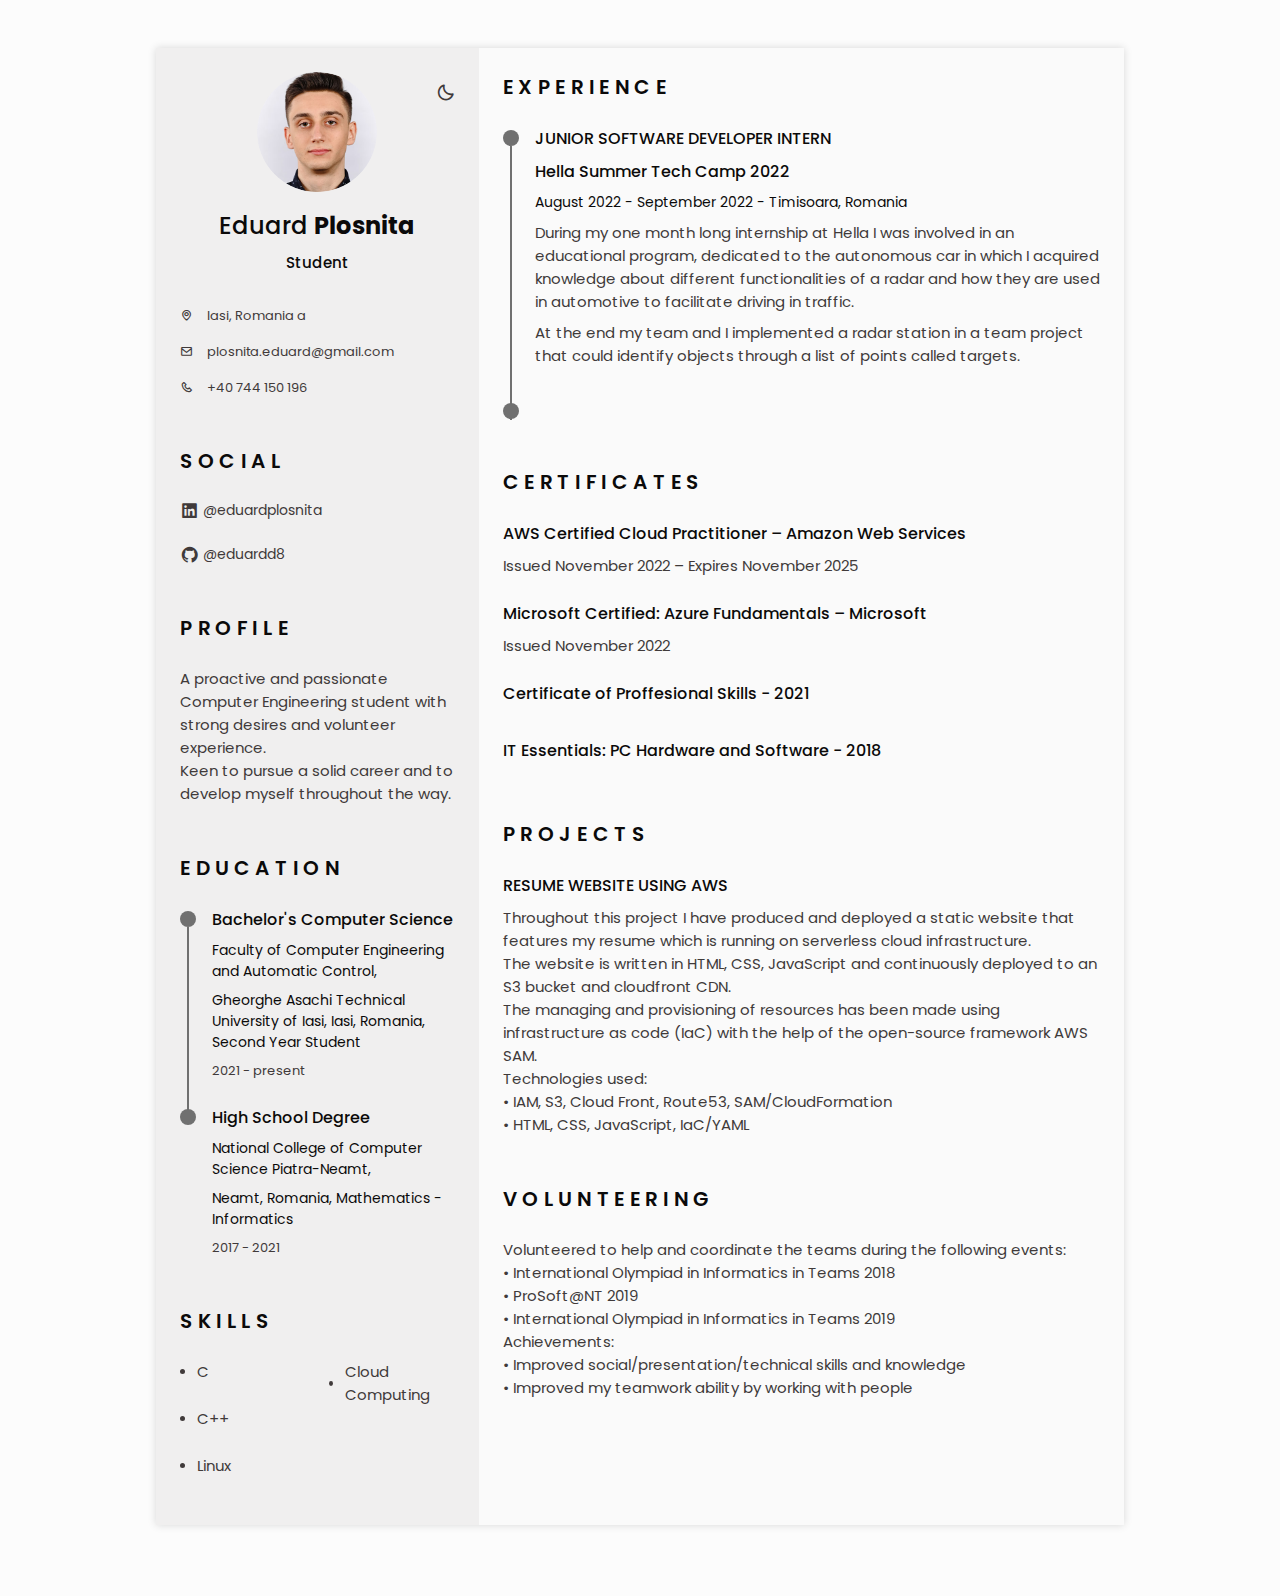
<file: cloud-resume/resume-site/index.html>
<!DOCTYPE html>
    <html lang="en">
    <head>
        <meta charset="UTF-8">
        <meta name="viewport" content="width=device-width, initial-scale=1.0">

        <!-- BOX ICONS -->
        <link rel="stylesheet" href="https://cdn.jsdelivr.net/npm/boxicons@latest/css/boxicons.min.css">

        <!-- CSS -->
        <link rel="stylesheet" href="assets/css/style.css">

        <!-- Favicon -->
        <link rel="icon" href="assets/img/galati123-modified.png"  type="image/jpg">

        <title>Eduard Plosnita Resume</title>
    </head>
    <body>
        <!-- HEADER -->
        <header class="l-header" id="header">
            <nav class="nav bd-container">
                <a href="#" class="nav_logo">Eduard Plosnita</a>
                <div class="nav_menu" id="nav-menu">
                    <ul class="nav_list">
                        <li class="nav_item">
                            <a href="#home" class="nav_link active-link">
                                <i class='bx bx-home nav_icon'></i>Home
                            </a>
                        </li>
                        <li class="nav_item">
                            <a href="#profile" class="nav_link">
                                <i class='bx bx-user nav_icon'></i>Profile
                            </a>
                        </li>
                        <li class="nav_item">
                            <a href="#education" class="nav_link">
                                <i class='bx bx-book nav_icon'></i>Education
                            </a>
                        </li>
                        <li class="nav_item">
                            <a href="#skills" class="nav_link">
                                <i class='bx bx-receipt nav_icon'></i>Skills
                            </a>
                        </li>
                        <li class="nav_item">
                            <a href="#experience" class="nav_link">
                                <i class='bx bx-briefcase-alt nav_icon'></i>Experience
                            </a>
                        </li>
                        <li class="nav_item">
                            <a href="#certificate" class="nav_link">
                                <i class='bx bx-award nav_icon'></i>Certificate
                            </a>
                        </li>
                    </ul>
                </div>
                <div class="nav_toggle" id="nav-toggle">
                    <i class='bx bx-grid-alt'></i>
                </div>
            </nav>
        </header>

        <main class="l-main bd-container">
            <!-- All elements within this div, is generated in PDF -->
            <div class="resume" id="area-cv">
                <div class="resume__left">
                    <!-- HOME -->
                    <section class="home" id="home">
                        <div class="home_containter section bd-grid">
                            <div class="home_data bd-grid">
                                <img src="assets/img/galati123-modified.png" alt="" class="home_img center">
                                <h1 class="home_title">Eduard <b>Plosnita</b></h1>
                                <h3 class="home_profession">Student</h3>
                            </div>
                            <div class="home_address bd-grid">
                                <span class="home_information">
                                    <i class="bx bx-map"> &nbsp; </i> Iasi, Romania a 
                                </span>
                                <span class="home_information">
                                    <i class="bx bx-envelope"> &nbsp; </i> plosnita.eduard@gmail.com
                                </span>
                                <span class="home_information">
                                    <i class="bx bx-phone"> &nbsp; </i> +40 744 150 196
                                </span>
                            </div>
                        </div>
                        
                        <!-- Theme change button -->
                        <i class="bx bx-moon change-theme" title="Theme" id="theme-button"></i>
                    </section>          
                    
                    <!-- SOCIAL -->
                    <section class="social section">
                        <h2 class="section-title">SOCIAL</h2>
                        <div class="social_container bd-grid">
                            <a href="https://www.linkedin.com/in/eduard-plosnita-7103a8221/" target="_blank" class="social_link">
                                <i class="bx bxl-linkedin-square social_icon"></i> @eduardplosnita
                            </a>
                        </div>
                        <br>
                        <div class="social_container bd-grid">
                            <a href="https://github.com/eduardd8" target="_blank" class="social_link">
                                <i class="bx bxl-github social_icon"></i> @eduardd8
                            </a>
                        </div>
                    </section>
                    <!-- PROFILE -->
                    <section class="profile section" id="profile">
                        <h2 class="section-title">Profile</h2>
                        <p class="profile_description">
                          A proactive and passionate Computer Engineering student with strong desires and volunteer experience. 
                          <p class="profile_description">Keen to pursue a solid career and to develop myself throughout the way.</p>
                    </section>
                    
                    <!-- EDUCATION -->
                    <section class="education section" id="education">
                        <h2 class="section-title">Education</h2>
                        <div class="education_container bd-grid">
                            <div class="education_content">
                                <div class="education_time">
                                    <span class="education_rounder"></span>
                                    <span class="education_line"></span>
                                </div>
                                <div class="education_data bd-grid">
                                    <h3 class="education_title">Bachelor's Computer Science</h3>
                                    <span class="education_studies">Faculty of Computer Engineering and Automatic Control,</span>
                                    <span class="education_studies"> Gheorghe Asachi Technical University of Iasi, Iasi, Romania, Second Year Student</span>
                                    <span class="education_year">2021 - present</span>
                                </div>
                            </div>
                            <div class="education_content">
                                <div class="education_time">
                                    <span class="education_rounder"></span>
                                    <!-- <span class="education_line"></span> -->
                                </div>
                                <div class="education_data bd-grid">
                                    <h3 class="education_title">High School Degree</h3>
                                    <span class="education_studies">National College of Computer Science Piatra-Neamt,</span>
                                    <span class="education_studies">   Neamt, Romania, Mathematics - Informatics</span>
                                    <span class="education_year">2017 - 2021</span>
                                </div>
                            </div>
                        </div>
                    </section>
                    <!-- SKILLS  -->
                    <section class="skills section" id="skills">
                        <h2 class="section-title">Skills</h2>
                        <div class="skills_content bd-grid">
                            <ul class="skills_data">
                                <li class="skills_name">
                                    <span class="skills_circle"></span> C
                                </li>
                                <li class="skills_name">
                                    <span class="skills_circle"></span> C++
                                </li>
                                <li class="skills_name">
                                    <span class="skills_circle"></span> Linux
                                </li>
                               <!--<li class="skills_name">
                                    <span class="skills_circle"></span> Cloud Computing--> 
                            </ul>
                            
                            <ul class="skills_data">
                                <li class="skills_name">
                                    <span class="skills_circle"></span> Cloud Computing
                                </li>
                                <!--
                                <li class="skills_name">
                                    <span class="skills_circle"></span>
                                </li>
                                <li class="skills_name">
                                    <span class="skills_circle"></span>
                                </li>
                                <li class="skills_name">
                                    <span class="skills_circle"></span>
                                </li>
                            </ul>
                            -->
                        </div>
                    </section>
                </div>
                <div class="resume__right">
                    <!-- EXPERIENCE -->
                    <section class="experience section" id="experience">
                        <h2 class="section-title">Experience</h2>
                        <div class="experience_container bd-grid">
                            <div class="experience_content">
                                <div class="experience_time">
                                    <span class="experience_rounder"></span>
                                    <span class="experience_line"></span>
                                </div>
                                <div class="experience_data bd-grid">
                                    <h3 class="experience_title">JUNIOR SOFTWARE DEVELOPER INTERN</h3>
                                    <h3 class="experience_title">Hella Summer Tech Camp 2022</h3>
                                    <span class="experience_company">August 2022 - September 2022 - Timisoara, Romania</span>
                                    <p class="experience_description">
                                      During my one month long internship at Hella I was involved in an educational program, dedicated to the autonomous car in which I acquired knowledge about different functionalities of a radar and how they are used in automotive to facilitate driving in traffic.
                                      <p class="experience_description">At the end my team and I implemented a radar station in a team project that could identify objects through a list of points called targets.</p>
                                    </p>
                                </div>
                            </div>
                            <div class="experience_content">
                                <div class="experience_time">
                                    <span class="experience_rounder"></span>
                                    <!-- <span class="experience_line"></span> -->
                                </div>
                                <div class="experience_data bd-grid">
                                    <h3 class="experience_title"></h3>
                                  
                                </div>
                            </div>
                        </div>
                    </section>
                    <!-- CERTIFICATES -->
                    <section class="certificate section" id="certificate">
                        <h2 class="section-title">Certificates</h2>
                        <div class="certificate_container bd-grid">
                            <div class="certificate_content">
                                <h3 class="certificate_title">AWS Certified Cloud Practitioner – Amazon Web Services </h3>
                                <p class="certificate_description">
                                  Issued November 2022 – Expires November 2025
                                </p>
                                <p class="certificate_description">  </p>
                            </div>
                            <div class="certificate_content">
                                <h3 class="certificate_title">Microsoft Certified: Azure Fundamentals – Microsoft</h3>
                                <p class="certificate_description">Issued November 2022 </p>
                                <p class="certificate_description">
                                    
                                </p>
                            </div>
                            <div class="certificate_content">
                                <h3 class="certificate_title">Certificate of Proffesional Skills - 2021</h3>
                                
                                <p class="certificate_description">
                                    
                                </p>
                            </div>
                            <div class="certificate_content">
                                <h3 class="certificate_title">IT Essentials: PC Hardware and Software - 2018</h3>
                                <p class="certificate_description">
                                    
                                </p>
                            </div>
                        </div>
                    </section>
                    <!-- PROJECTS  -->
                    <section class="projects section">
                      <h2 class="section-title">PROJECTS</h2>
                      <div class="certificate_container bd-grid">
                        <div class="certificate_content">
                            <h3 class="certificate_title">RESUME WEBSITE USING AWS </h3>
                            <p class="certificate_description">
                                Throughout this project I have produced and deployed a static website that features my resume which is running on serverless cloud infrastructure.
                            </p>
                            <p class="certificate_description">
                                The website is written in HTML, CSS, JavaScript and continuously deployed to an S3 bucket and cloudfront CDN.
                            </p>
                            <p class="certificate_description"> 
                                The managing and provisioning of resources has been made using infrastructure as code (IaC) with the help of the open-source framework AWS SAM.
                            </p>
                            <p class="certificate_description"> 
                                Technologies used:
                            </p>
                            <p class="certificate_description">   • IAM, S3, Cloud Front, Route53, SAM/CloudFormation  </p>
                            <p class="certificate_description">   • HTML, CSS, JavaScript, IaC/YAML  </p>                              
                        </div>
                    </section>
                    <!-- INTERESTS -->
                    <section class="projects section">
                        <h2 class="section-title">Volunteering</h2>
                        <p class="certificate_description">Volunteered to help and coordinate the teams during the following events:</p>
                        <p class="certificate_description">   • International Olympiad in Informatics in Teams 2018</p>
                        <p class="certificate_description">   • ProSoft@NT 2019</p>
                        <p class="certificate_description">   • International Olympiad in Informatics in Teams 2019</p>
                        <p class="certificate_description">Achievements:</p>
                        <p class="certificate_description">• Improved social/presentation/technical skills and knowledge</p>
                        <p class="certificate_description">• Improved my teamwork ability by working with people</p>
                        </div>
                    </section>
                </div>
            </div>        
        </main> 

        <!-- SCROLL TOP -->
            <a href="#" class="scrolltop" id="scrolltop">
                <i class="bx bx-up-arrow-alt scrolltop_icon"></i>
            </a>
        <!-- MAIN JS -->
        <script src="assets/js/main.js"></script>
    </body> <br>
</html>
</file>
<file: cloud-resume/resume-site/assets/css/style.css>
/* GOOGLE FONTS */
@import url('https://fonts.googleapis.com/css2?family=Poppins:wght@400;500;600&display=swap');

/* VARIABLES CSS */
:root {
  --header-height: 3rem;

  /* Colors */
  --title-color: #0b0a0a;
  --text-color: #403a3a;
  --text-color-light: #707070;
  --container-color: #fafafa;
  --container-color-alt: #f0efef;
  --body-color: #fcfcfc;

  /* Font and typography */
  --body-font: 'Poppins', sans-serif;
  --h1-font-size: 1.5rem;
  --h2-font-size: 1.25rem;
  --h3-font-size: 1rem;
  --normal-font-size: 0.938rem;
  --small-font-size: 0.875rem;
  --smaller-font-size: 0.813rem;

  /* Font weight */
  --font-medium: 500;
  --font-semi-bold: 600;

  /* Margins */
  --mb-1: 0.5rem;
  --mb-2: 1rem;
  --mb-3: 1.5rem;

  /* z index */
  --z-tooltip: 10;
  --z-fixed: 100;
}

/* BASE */
*,
::before,
::after {
  box-sizing: border-box;
}

html {
  scroll-behavior: smooth;
}

/* Variables Dark theme */
body.dark-theme{
  --title-color: #F2F2F2;
  --text-color: #BFBFBF;
  --container-color: #212121;
  --container-color-alt: #181616;
  --body-color: #2B2B2B;
}


/* Button Dark/Light */
.change-theme{
  position: absolute;
  right: 0;
  top: 2.2rem;
  display: flex;
  color: var(--text-color);
  font-size: 1.2rem;
  cursor: pointer;
}

.change-theme:hover{
  color: var(--text-color);
}
/* Font size variables to scale cv */
body.scale-cv{
  --h1-font-size: .938rem;
  --h2-font-size: .938rem;
  --h3-font-size: .875rem;
  --normal-font-size: 0.813rem;
  --small-font-size: 0.75rem;
  --smaller-font-size: 0.688rem;
}
/* Generate PDF button */
.generate-pdf{
  display: none;
  position: absolute;
  top: 2.2rem;
  left: 0;
  font-size: 1.2rem;
  color: var(--text-color);
  cursor: pointer;
}

.generate-pdf:hover{
  color: var(--title-color);
}
/* Classes modified to reduce size and print on A4 sheet */
.scale-cv .change-theme,
.scale-cv .generate-pdf{
  display: none;
}

.scale-cv .bd-container{
  max-width: 700px;
}

.scale-cv .section{
  padding: 1.5rem 0 .80rem;
}

.scale-cv .section-title{
  margin-bottom: .75rem;
}

.scale-cv .resume_left,
.scale-cv .resume_right{
  padding: 0 1rem;
}

.scale-cv .home_img{
  width: 85px;
  height: 85px;
}

.scale-cv .home_container{
  gap: 1rem;
}

.scale-cv .home_data{
  gap: .10rem;
}

.scale-cv .profile_description {
  font-size: 12px;
}

.scale-cv .home_address,
.scale-cv .social_container{
  gap: .55rem;
}

.scale-cv .home_icon,
.scale-cv .social_icon,
.scale-cv .interests_icon{
  font-size: 1rem;
}

.scale-cv .education_container,
.scale-cv .experience_container,
.scale-cv .certificate_container{
  gap: 0;
}

.scale-cv .education_time,
.scale-cv .experience_time{
  padding-right: 1rem;
}

.scale-cv .education_rounder,
.scale-cv .experience_rounder{
  width: 11px;
  height: 11px;
  margin-top: .2rem;
}

.scale-cv .education_line{
  width: 1px;
  height: 70px;
  transform: translate(5px, 0);
}

.scale-cv .education_title,
.scale-cv .education_studies{
  font-size: 12px;
}

.scale-cv .experience_line{
  width: 1px;
  height: 130px;
  transform: translate(5px, 0);
}

.scale-cv .education_data,
.scale-cv .experience_data{
  gap: .20rem;
  font-size: 12px;
}


.scale-cv .skills_name{
  margin-bottom: var(--mb-1);
  font-size: 13px;
}

.scale-cv .interests_container{
  column-gap: 1.5rem;
  font-size: 10px;
}

body {
  margin: 0 0 var(--header-height) 0;
  padding: 0;
  font-family: var(--body-font);
  font-size: var(--normal-font-size);
  background-color: var(--body-color);
  color: var(--text-color);
}

h1,
h2,
h3,
ul,
p {
  margin: 0;
}

h1,
h2,
h3 {
  color: var(--title-color);
  font-weight: var(--font-medium);
}

ul {
  padding: 0;
  list-style: none;
}

a {
  text-decoration: none;
}

img {
  max-width: 100%;
  height: auto;
}

/* CLASS CSS */
.section {
  padding: 1.5rem 0;
}

.section-title {
  font-size: var(--h2-font-size);
  color: var(--title-color);
  font-weight: var(--font-semi-bold);
  text-transform: uppercase;
  letter-spacing: 0.35rem;
  text-align: center;
  margin-bottom: var(--mb-3);
}

/* LAYOUT */
.bd-container {
  max-width: 968px;
  width: calc(100% - 3rem);
  margin-left: var(--mb-3);
  margin-right: var(--mb-3);
}

.bd-grid {
  display: grid;
  gap: 1.5rem;
}

.l-header {
  width: 100%;
  position: fixed;
  bottom: 0;
  left: 0;
  z-index: var(--z-fixed);
  background-color: var(--body-color);
  box-shadow: 0 -1px 4px rgba(0, 0, 0, 0.1);
  transition: 0.3s;
}

/* NAV */
.nav {
  height: var(--header-height);
  display: flex;
  justify-content: space-between;
  align-items: center;
}

@media screen and (max-width: 968px) {
  .nav_menu {
    position: fixed;
    bottom: -100%;
    left: 0;
    width: 100%;
    padding: 2rem 1.5rem;
    background-color: var(--body-color);
    box-shadow: 0 1px 4px rgba(0, 0, 0, .1);
    border-radius: 1rem 1rem 0 0;
    z-index: var(--z-fixed)
    transition 0.3s;
  }

.nav_logo, .nav_toggle {
  color: var(--title-color);
  font-weight: var(--font-medium);
}

.nav_toggle{
  font-size: 1.2rem;
  cursor: pointer;
}

.nav_item {
  text-align: center;
}

.nav_list {
  display: grid;
  grid-template-columns: repeat(3, 1fr);
  gap: 2rem;
}

.nav_link{
  display: flex;
  flex-direction: column;
  font-size: var(--smaller-font-size);
  color: var(--text-color-light);
  font-weight: var(--font-medium);
}

.nav_link:hover{
  color: var(--title-color);
}

.nav_icon {
  font-size: 1.2rem;
  margin-bottom: var(--mb-1);
}

/* Show menu */
.show-menu{
  bottom: var(--header-height);
}

/* Active menu link */
.active-link{
  color: var(--title-color);
}
}
/* HOME */
.home{
  position: relative;
}
.home_container{
  gap: 3rem;
}

.home_data{
  gap: .5rem;
  text-align: center;
}

.home_img{
  width: 120px;
  height: 120px;
  margin: auto;
  border-radius: 50%;
  justify-content: center;
  margin-bottom: var(--mb-1);
}

.home_title {
  font-size: var(--h1-font-size);
}

.home_profession{
  font-size: var(--normal-font-size);
  margin-bottom: var(--mb-1);
}

.home_address{
  gap: 1rem;
}

.home_information{
  display: flex;
  align-items: center;
  font-size: var(--smaller-font-size);
}

.home_icon {
  font-size: 1.2rem;
  margin-right: 25rem;
}

.home_button-movil{
  display: inline-block;
  border: 2px solid var(--text-color);
  color: var(--title-color);
  padding: 1rem 2rem;
  border-radius: 25rem;
  transition: .3s;
  font-weight: var(--font-medium);
  margin-top: var(--mb-3);
}

.home_button-movil:hover{
  background-color: var(--text-color);
  color: var(--container-color);
}

/* SOCIAL */
.social_container{
  grid-template-columns: max-content;
  gap: 1rem;
}

.social_link{
  display: inline-flex;
  align-items: center;
  font-size: var(--small-font-size);
  color: var(--text-color);
}

.social_link:hover{
  color: var(--title-color);
}

.social_icon{
  font-size: 1.2rem;
  margin-right: .25rem;
}
/* PROFILE */
.profile_description{
  text-align: center;
}
/* EDUCATION AND EXPERIENCE */
.education_content,
.experience_content{
  display: flex;
}

.education_time,
.experience_time{
  padding-right: 1rem;
}

.education_rounder,
.experience_rounder{
  position: relative;
  display: block;
  width: 16px;
  height: 16px;
  background-color: var(--text-color-light);
  border-radius: 50%;
  margin-top: .25rem;
}

.education_line,
.experience_line{
  display: block;
  width: 2px;
  height: 110%;
  background-color: var(--text-color-light);
  transform: translate(7px, 0);
}

.education_data,
.experience_data{
  gap: .5rem;
}

.education_title,
.experience_title{
  font-size: var(--h3-font-size);
}

.education_studies,
.experience_company{
  font-size: var(--small-font-size);
  color: var(--title-color);
}

.education_year{
  font-size: var(--smaller-font-size);
}
/* SKILLS AND LANGUAGES */
.skills_content,
.languages_content{
  grid-template-columns: repeat(2, 1fr);
}

.languages_content{
  gap: 0;
}

.skills_name,
.languages_name{
  display: flex;
  align-items: center;
  margin-bottom: var(--mb-3);
}

.skills_circle,
.languages_circle{
  display: inline-block;
  width: 5px;
  height: 5px;
  background-color: var(--text-color);
  border-radius: 50%;
  margin-right: .75rem;
}
/* CERTIFICATES */
.certificate_title{
  font-size: var(--h3-font-size);
  margin-bottom: var(--mb-1);
}
/* REFERENCES */
.references_content{
  gap: .25rem;
}

.references_subtitle{
  color: var(--text-color-light);
}

.references_subtitle,
.references_contact{
  font-size: var(--smaller-font-size);
}
/* INTERESTS */
.interests_container{
  grid-template-columns: repeat(3, 1fr);
  margin-top: var(--mb-2);
}

.interests_content{
  display: flex;
  flex-direction: column;
  align-items: center;
}

.interests_icon{
  font-size: 1.5rem;
  color: var(--text-color-light);
  margin-bottom: .25rem;
}
/* Scroll top */
.scrolltop{
  position: fixed;
  right: 1rem;
  bottom: 5rem;
  display: flex;
  justify-content: center;
  align-items: center;
  padding: .3rem;
  background-color: var(--container-color-alt);
  border-radius: .4rem;
  z-index: var(--z-tooltip);
  transition: .4s;
  /* visibility: hidden; */
}

.scrolltop_icon{
  font-size: 1.2rem;
  color: var(--text-color);
}

.show-scroll{
  visibility: visible;
  bottom: 5rem;
}
/*========== MEDIA QUERIES ==========*/
/* For small devices, menu two columns */
@media screen and (max-width: 320px){
  .nav_list{
    grid-template-columns: repeat(2, 1fr);
    gap: 1rem .5rem;
  }
}


/* Classes modified for large screen size */
@media screen and (min-width: 968px){
  body{
    margin: 3rem 0;
  }

  .bd-container{
    margin: auto;
    margin-right: auto;
  }

  .l-header,
  .scrolltop{
    display: none;
  }

  .resume{
    display: grid;
    grid-template-columns: .5fr 1fr;
    background-color: var(--container-color);
    box-shadow: 0 0 8px rgba(13, 12, 12, .15);
  }

  .resume__left{
    background-color: var(--container-color-alt);
  }

  .resume__left,
  .resume__right{
    padding: 0 1.5rem;
  }

  .generate-pdf{
    display: inline-block;
  }

  .section-title,
  .profile_description{
    text-align: initial;
    gap: 0;
  }

  .home__container{
    gap: 1.5rem;
  }

  .home_button-movil{
    display: none;
  }

  .references_container{
    grid-template-columns: repeat(2, 1fr);
  }


  .interests_container{
    grid-template-columns: repeat(4, max-content);
    column-gap: 3.5rem;
  }
}
</file>
